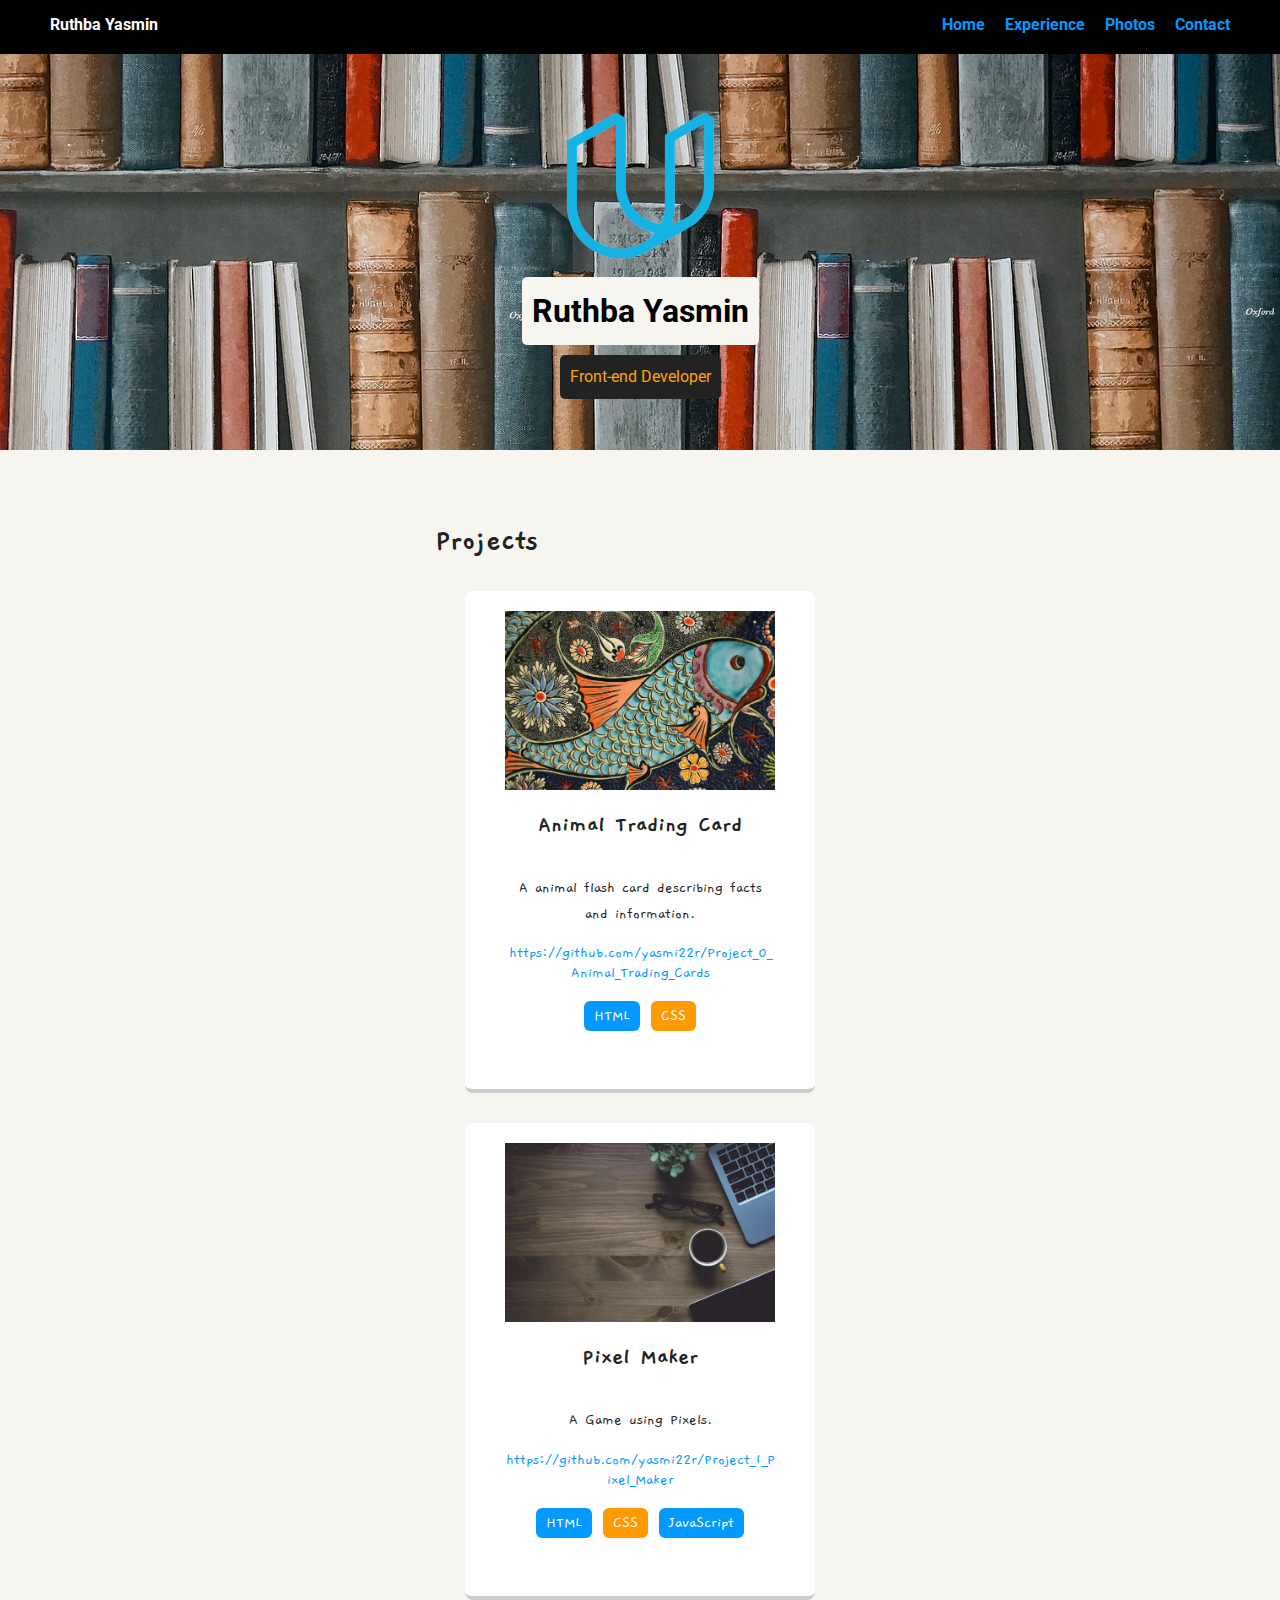
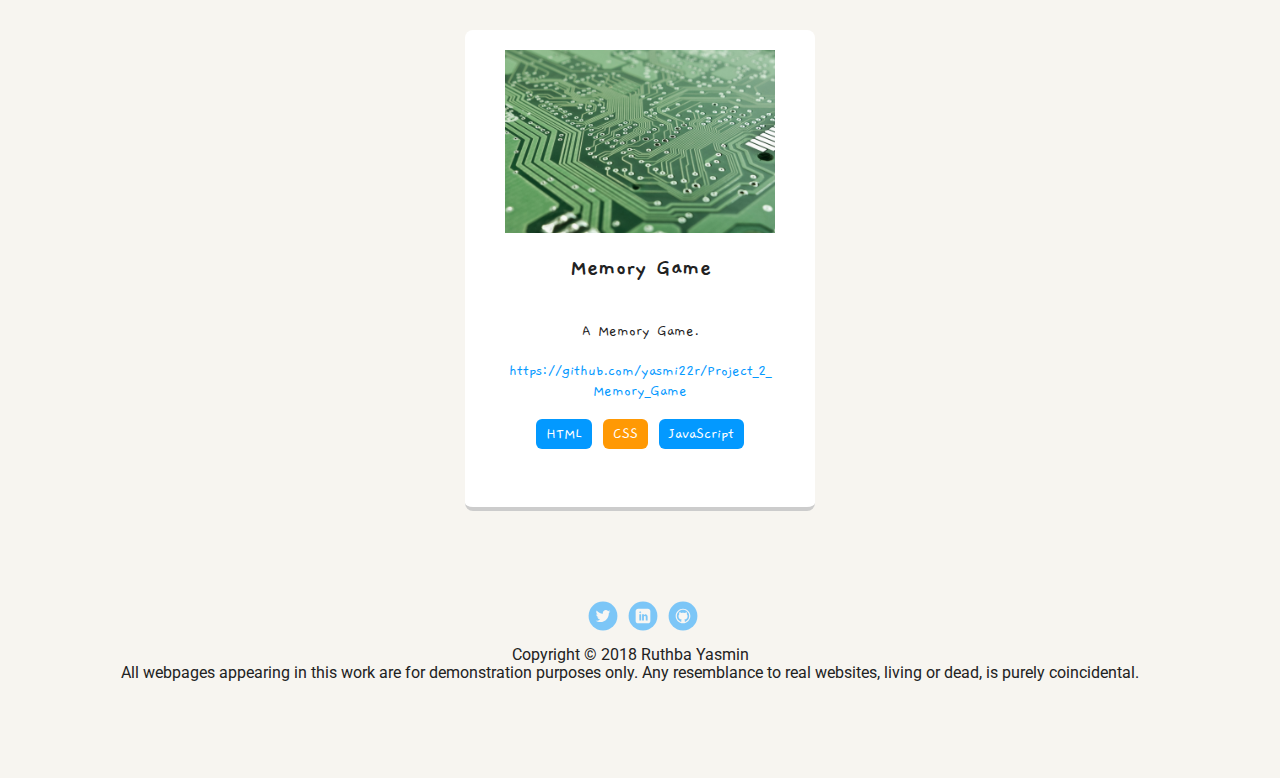
<file: Project_1_Portfolio_Site/index.html>
<!doctype html>
<html lang="en">
<head>
    <meta charset="utf-8">
    <title>Ruthba Yasmin's Profile</title>
    <meta name="viewport" content="width=device-width, initial-scale=1.0">
    <link rel="stylesheet" href="styles.css">
    <!-- <link rel="stylesheet" href="https://maxcdn.bootstrapcdn.com/bootstrap/3.3.7/css/bootstrap.min.css" integrity="sha384-BVYiiSIFeK1dGmJRAkycuHAHRg32OmUcww7on3RYdg4Va+PmSTsz/K68vbdEjh4u" crossorigin="anonymous"> -->
    <link href="https://fonts.googleapis.com/css?family=Muli%7CRoboto:400,300,500,700,900" rel="stylesheet">
    <link href="https://fonts.googleapis.com/css?family=Gaegu:700" rel="stylesheet">
</head>
<body>
    <div class="main-nav">
        <ul class="nav">
            <li class="name">Ruthba Yasmin</li>
            <li><a href="#">Home</a></li>
            <li><a href="#">Experience</a></li>
            <li><a href="#">Photos</a></li>
            <li><a href="#">Contact</a></li>
        </ul>
    </div>
    <header>
        <!-- photo credit: udacity.com -->
        <img src="images/udacity-logo.png" alt="Portfolio Logo" class="logo">
        <h1 class="tag name">Ruthba Yasmin</h1>
        <p class="tag title">Front-end Developer</p>
    </header>
    <!-- photo credit: pixabay.com -->
    <main class="container">
      <div class="projects">
          <h1 class="content-header">Projects</h1>
          <div class="card">
              <img srcset="images/fish/fish_640.jpg 640w, images/fish/fish_1280.jpg 1280w, images/fish/fish_1920.jpg 1920w" sizes="100vw" src="images/fish/fish_640.jpg" alt="Animal Trading Card Image" class="responsive-images">
              <!-- <img src="images/fish.jpg" alt="Animal Trading Card Image" class="responsive-images"> -->
              <h2>Animal Trading Card</h2>
              <p>A animal flash card describing facts and information.</p>
              <a href="https://github.com/yasmi22r/Udacity_Nanodegree_Program/tree/master/Project_0_Animal_Trading_Cards"
              target="_blank" class="link">https://github.com/yasmi22r/Project_0_Animal_Trading_Cards</a>
              <ul class="skills">
                  <li>HTML</li>
                  <li>CSS</li>
              </ul>
          </div>
          <div class="card">
              <img srcset="images/notebook/notebook_640.jpg 640w, images/notebook/notebook_1280.jpg 1280w, images/notebook/notebook_1920.jpg 1920w" sizes="100vw" src="images/notebook/notebook_640.jpg" alt="Pixel Maker Image" class="responsive-images">
              <!-- <img src="images/notebook/notebook_640.jpg" alt="Pixel Maker Image" class="responsive-images"> -->
              <h2>Pixel Maker</h2>
              <p>A Game using Pixels.</p>
              <a href="#" target="_blank" class="link">https://github.com/yasmi22r/Project_1_Pixel_Maker</a>
              <ul class="skills">
                  <li>HTML</li>
                  <li>CSS</li>
                  <li>JavaScript</li>
              </ul>
          </div>
          <div class="card">
              <img srcset="images/pcboard/board_640.jpg 640w, images/pcboard/board_1280.jpg 1280w, images/pcboard/board_1920.jpg 1920w" sizes="100vw" src="images/pcboard/board_640.jpg" alt="Memory Game Image" class="responsive-images">
              <!-- <img src="images/nobody.jpg" alt="Memory Game Image" class="responsive-images"> -->
              <h2>Memory Game</h2>
              <p>A Memory Game.</p>
              <a href="#" target="_blank" class="link">https://github.com/yasmi22r/Project_2_Memory_Game</a>
              <ul class="skills">
                  <li>HTML</li>
                  <li>CSS</li>
                  <li>JavaScript</li>
              </ul>
          </div>
      </div>
    </main>
    <footer>
      <ul>
        <li><a href="#" class="social twitter">Twitter</a></li>
        <li><a href="#" class="social linkedin">LinkedIn</a></li>
        <li><a href="https://github.com/yasmi22r" class="social github">Github</a></li>
      </ul>
      <p class="copyright">Copyright &copy; 2018 Ruthba Yasmin
        <br>All webpages appearing in this work are for demonstration purposes only. Any resemblance to real websites, living or dead, is purely coincidental.
      </p>
    </footer>
  </body>
</html>
</file>
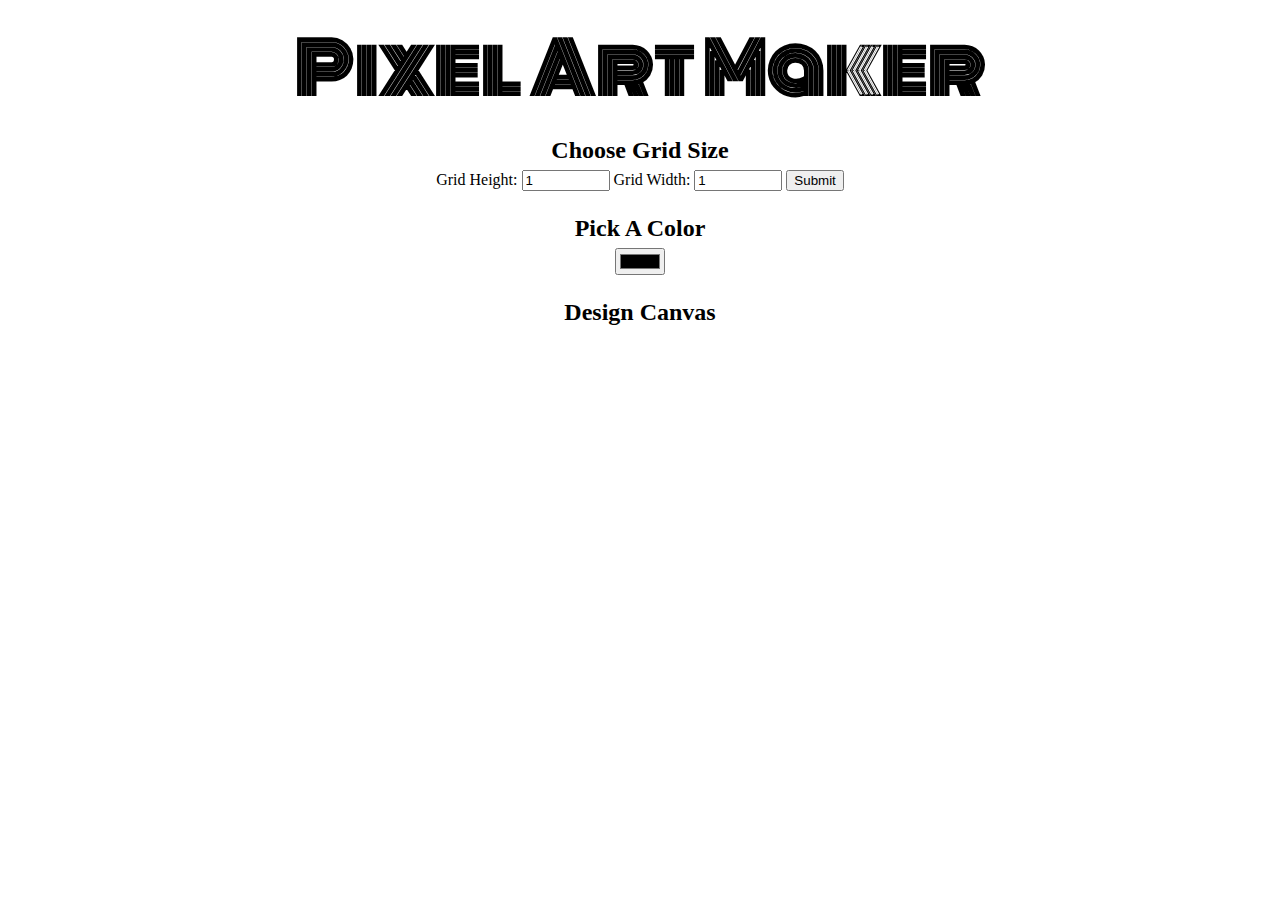
<file: Project_2_Pixel_Art_Maker_Master/index.html>
<!DOCTYPE html>
<html>
<head>
    <title>Pixel Art Maker!</title>
    <link rel="stylesheet" href="https://fonts.googleapis.com/css?family=Monoton">
    <link rel="stylesheet" href="styles.css">
</head>
<body>
    <h1>Pixel Art Maker</h1>

    <h2>Choose Grid Size</h2>
    <form id="sizePicker">
        Grid Height:
        <input type="number" id="inputHeight" name="height" min="1" value="1">
        Grid Width:
        <input type="number" id="inputWidth" name="width" min="1" value="1">
        <input type="submit">
    </form>

    <h2>Pick A Color</h2>
    <input type="color" id="colorPicker">

    <h2>Design Canvas</h2>
    <table id="pixelCanvas"></table>

    <script src="designs.js"></script>
</body>
</html>
</file>
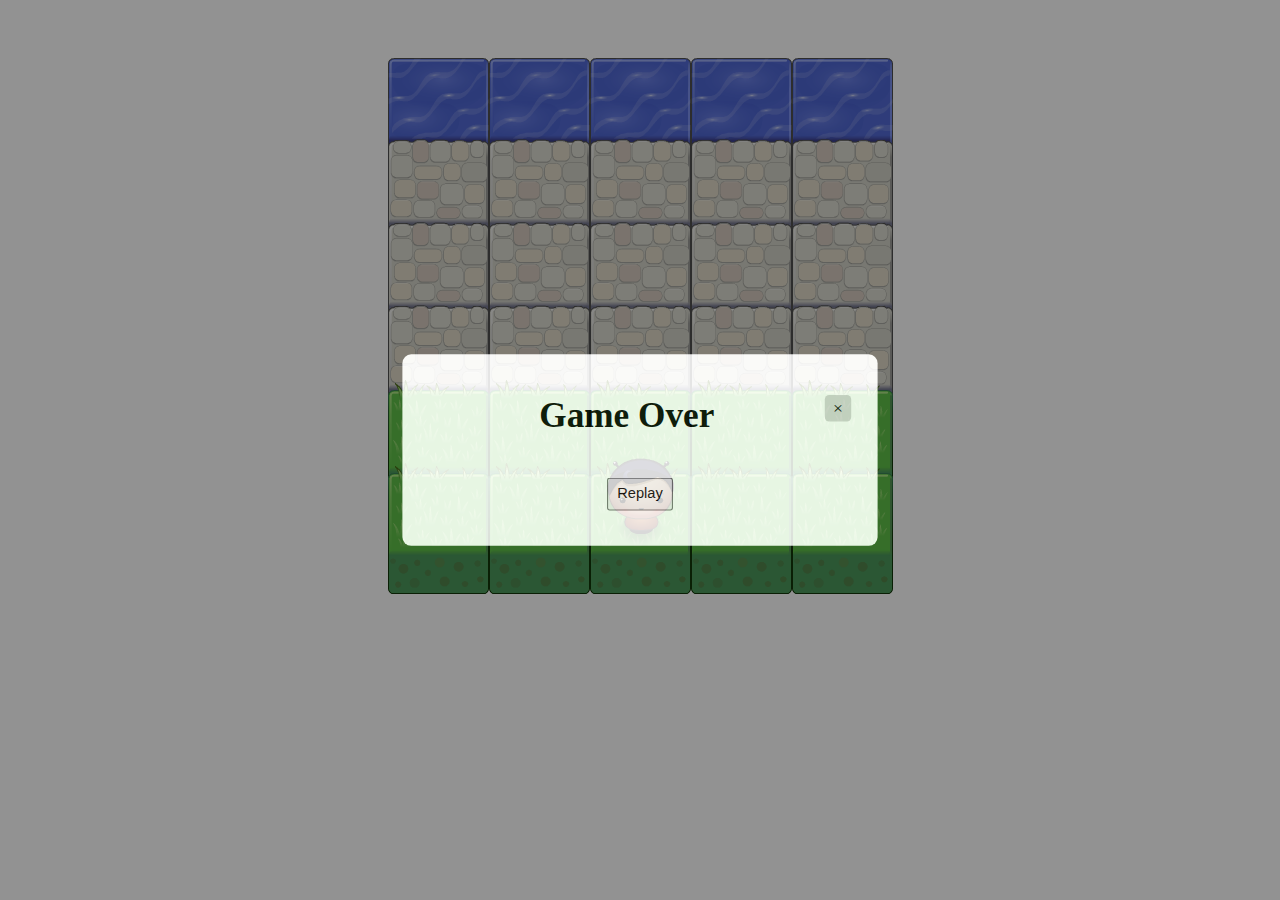
<file: Project_4_Arcade_Game/frontend-nanodegree-arcade-game-master/index.html>
<!DOCTYPE html>
<html>
<head>
  <meta charset="UTF-8">
  <title>Effective JavaScript: Frogger</title>
  <link rel="stylesheet" href="css/style.css">
</head>
<div class='modal_bg hide'>
  <div class="modal_content">
    <div class="modal_heading">
      <span class="modal_close">&times;</span>
      <h1 class='modal_title'>Game Over</h1>
      <div class="modal_buttons">
        <button class='modal_button'>Replay</button>
      </div>
    </div>
  </div>
</div>
<body>
<script src="js/resources.js"></script>
<script src="js/app.js"></script>
<script src="js/engine.js"></script>
<script src="js/Hero.js"></script>
</body>
</html>
</file>
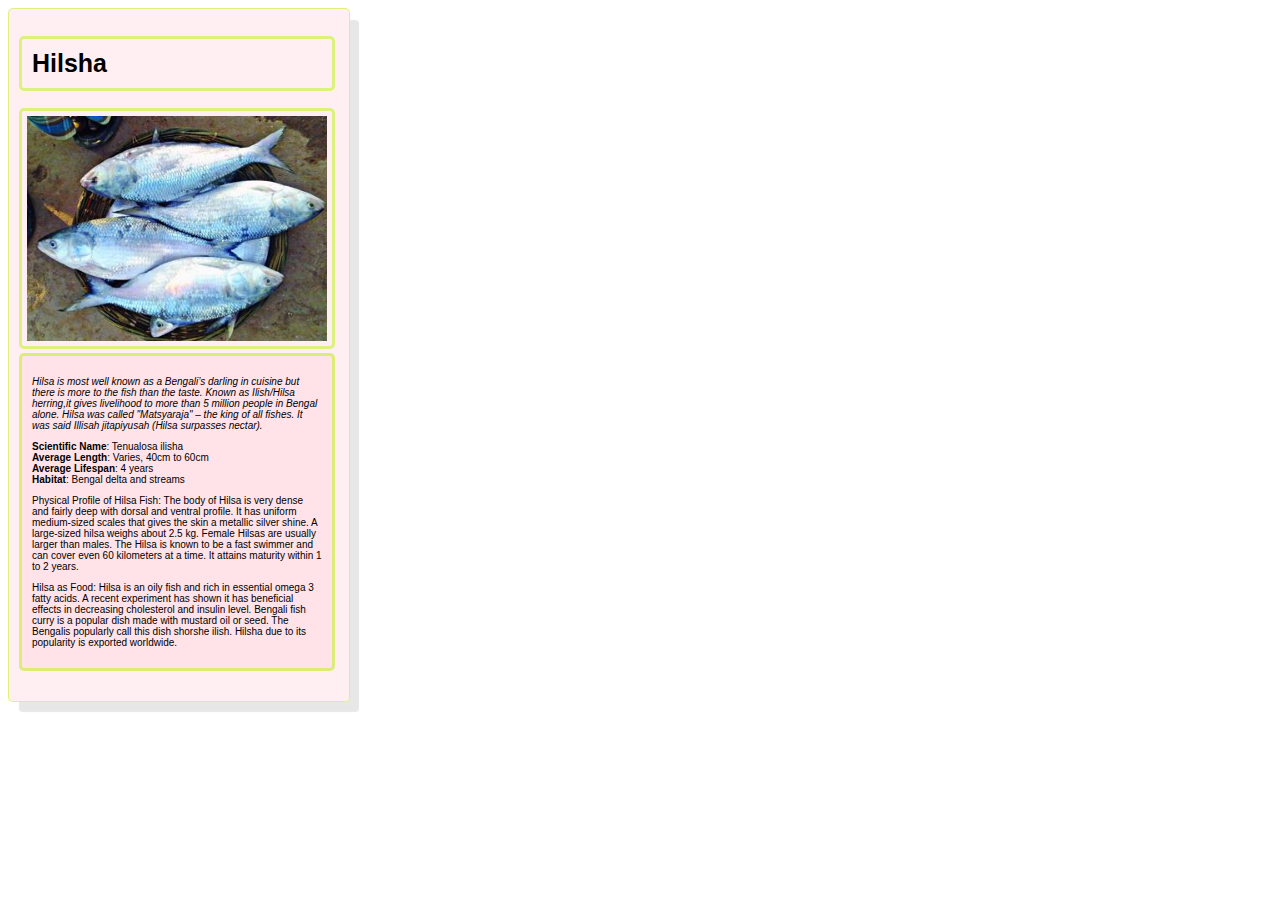
<file: Project_0_Animal_Trading_Cards/card.html>
<!DOCTYPE html>
<html>
<head>
  <meta charset="utf-8">
  <title>Animal Trading Card</title>
  <link rel="stylesheet" type="text/css" href="styles.css">
</head>
<body>
  <div id="container">
    <h1>Hilsha</h1>
    <!-- photo credit: https://cluber.info/ -->
    <img src="elish_maach.png" alt="HilshaFish">
    <div id="card" class="animal-info">
      <p id="interesting-fact">
        Hilsa is most well known as a Bengali’s darling in cuisine but there is more to the fish than the taste. Known as Ilish/Hilsa herring,it gives livelihood to more than 5 million people in Bengal alone. Hilsa was called "Matsyaraja" – the king of all fishes. It was said Illisah jitapiyusah (Hilsa surpasses nectar).
      </p>
      <ul id="facts">
        <li>
          <span>Scientific Name</span>: Tenualosa ilisha
        </li>
        <li>
          <span>Average Length</span>: Varies, 40cm to 60cm
        </li>
        <li>
          <span>Average Lifespan</span>: 4 years
        </li>
        <li>
          <span>Habitat</span>: Bengal delta and streams
        </li>
      </ul>
      <p id="summary">
        Physical Profile of Hilsa Fish: The body of Hilsa is very dense and fairly deep with dorsal and ventral profile. It has uniform medium-sized scales that gives the skin a metallic silver shine. A large-sized hilsa weighs about 2.5 kg. Female Hilsas are usually larger than males. The Hilsa is known to be a fast swimmer and can cover even 60 kilometers at a time. It attains maturity within 1 to 2 years.
      </p>
      <p id="summary">
        Hilsa as Food: Hilsa is an oily fish and rich in essential omega 3 fatty acids. A recent experiment has shown it has beneficial effects in decreasing cholesterol and insulin level. Bengali fish curry is a popular dish made with mustard oil or seed. The Bengalis popularly call this dish shorshe ilish. Hilsha due to its popularity is exported worldwide.
      </p>  
    </div>
  </div>
</body>
</html>
</file>
<file: Project_1_Portfolio_Site/styles.css>
/* Global Layout Set-up */
* {
  box-sizing: border-box;
}

body {
  margin: 0;
  padding: 0;
  text-align: center;
  font-family: 'Roboto', sans-serif;
  color: #222;
  background: #f7f5f0;
}

/* Link Styles */
a {
  text-decoration: none;
  color: #0499ff;
}
a:hover {
  color: #6633ff;
}

.link {
  display: inline-block;
  word-wrap: break-word;
  width: 100%;
}

/* Section Styles */
.responsive-images {
  max-width: 100%;
  align-content: stretch;
}

.main-nav {
  width: 100%;
  background: black;
  min-height: 30px;
  padding: 10px;
  position: absolute;
  text-align: center;
}

.nav {
  display: flex;
  justify-content: space-around;
  font-weight: 700;
  list-style-type: none;
  margin: 0 auto;
  padding: 0;
}

.nav .name {
  display: none;
}

.nav li {
  padding: 5px 10px 10px 10px;
}

.nav a {
  transition: all .5s;
}

.nav a:hover {
  color: white
}

.content-header {
  text-align: left;
}

header {
  text-align: center;
  background: url('images/books.jpg') no-repeat top center;
  background-size: auto;
  overflow: auto;
  padding-top: 60px;
}

header {
  line-height: 1.5;
}

header .logo {
  margin-top: 50px;
  width: 150px;
  height: 150px;
  /* border-radius: 50%;
  border: 3px solid white; */
  transition:  .5s;
}

header .logo:hover {
  transform: scale(1.2) rotate(5deg);
}

.tag {
  background-color: #f7f5f0;
  color: black;
  padding: 10px;
  border-radius: 5px;
  display: table;
  margin: 10px auto;
}

.title {
  background-color: #222;
  color: orange;
}

.card {
  margin: 30px;
  padding: 20px 40px 40px;
  max-width: 350px;
  text-align: center;
  background: #fff;
  border-bottom: 4px solid #ccc;
  border-radius: 8px;
  display: flex;
  flex-direction: column;
  align-items: center;
}

.card:hover {
  border-color: #ff99ff;
}

ul.skills {
  padding: 0;
  text-align: center;
}

.skills li {
  border-radius: 6px;
  display: inline-block;
  background: #ff9904;
  color: white;
  padding: 5px 10px;
  margin: 2px;
}

.skills li:nth-child(odd) {
  background: #0399ff;
}

footer {
  width: 100%;
  min-height: 30px;
  padding: 20px 0 40px 0px;
}

footer .copyright {
  top: -8px;
  margin-right: 20px;
  font-size: .75em;
}

footer ul {
  list-style-type: none;
  margin: 0;
  padding: 0;
}

footer ul li {
  display: inline-block;
}

a.social {
  display: inline-block;
  text-indent: -9999px;
  margin-left: 5px;
  width: 30px;
  height: 30px;
  background-size: 30px 30px;
  opacity: .5;
  transition: all .25s;
}

a.twitter {
  background-image: url(images/twitter.svg);
}

a.linkedin {
  background-image: url(images/linkedin.svg);
}

a.github {
  background-image: url(images/github.svg);
}

a.social:hover {
  opacity: 1;
}

.clearfix {
  clear: both;
}

/* Styles for larger screens */
@media screen and (min-width: 720px) {
  .container {
      display: flex;
      max-width: 100%;
      justify-content: space-around;
      margin: 0 auto;
      font-family: 'Gaegu', cursive;
  }

  header {
    min-height: 450px;
  }

  .nav {
    max-width: 1200px;
  }

  .nav .name {
    display: block;
    margin-right: auto;
    color: white;
  }

  main {
    padding-top: 50px;
  }

  main p {
    line-height: 1.6em;
  }

  footer {
    font-size: 1.3em;
    max-width: 1200px;
    margin: 40px auto;
  }
}

@media screen and (max-width: 720px) {
  .container {
      display: flex;
      max-width: 100%;
      justify-content: flex-start;
      margin: 0 auto;
  }

  .content-header {
    text-align: center;
  }

  main {
    padding-top: 50px;
  }

}
</file>
<file: Project_2_Pixel_Art_Maker_Master/styles.css>
body {
    text-align: center;
}

h1 {
    font-family: Monoton;
    font-size: 70px;
    margin: 0.2em;
}

h2 {
    margin: 1em 0 0.25em;
}

h2:first-of-type {
    margin-top: 0.5em;
}

table,
tr,
td {
    border: 1px solid black;
}

table {
    border-collapse: collapse;
    margin: 0 auto;
}

tr {
    height: 20px;
}

td {
    width: 20px;
}

input[type=number] {
    width: 6em;
}
</file>
<file: Project_4_Arcade_Game/frontend-nanodegree-arcade-game-master/css/style.css>
body {
  text-align: center;
}

.modal_bg {
  position: fixed;
  top: 0;
  left: 0;
  height: 100%;
  width: 100%;
  background: rgba(0,0,0,0.5);
  opacity: 0.85;
  /* visibility: hidden; */
  transform: scale(1.1);
  transition: visibility 0s linear 0.25s, opacity 0.25s 0s, transform 0.25s;
}

.modal_content {
  position: absolute;
  width: 24rem;
  padding: 1rem 1.5rem;
  border-radius: 0.5rem;
  /* height: 400px; */
  top: 50%;
  left: 50%;
  background: #ffffff;
  transform: translate(-50%, -50%);
}

.modal_close {
  float: right;
  width: 1.5rem;
  line-height: 1.5rem;
  text-align: center;
  cursor: pointer;
  border-radius: 0.25rem;
  background-color: lightgray;
}

.modal_close:hover {
  background-color: lightgray;
}

.modal_buttons {
  display: flex;
  justify-content: space-around;
  padding: 1rem;
}

.modal_button {
  width: 60px;
  height: 30px;
}

.hide {
  display: none;
}

/* .modal_heading {
  display: inline-block;
  justify-content: space-between;
  align-items: center;
  padding: 0 1.5rem;
  border-bottom: 1px solid gray;
} */

/* .modal_bg (
position: absolute;
top: 0;
left: 0;
height: 100%;
width: 100%;
background: rgba(0,0,0,0.438);
) */

/* .modal_content {
position: relative;
width: 400px;
//height: 400px;
top: 50%;
left: 50%;
background: #ffffff;
transform: translate(-50%, -70%);
} */

/* .modal_close {
font-weight: bold;
font-size: 2rem;
} */

/* .modal_close {
  display: flex;
  justify-content: space-around;
  padding: 0.5rem;
} */
</file>
<file: Project_0_Animal_Trading_Cards/styles.css>
#interesting-fact{
  font-style: italic;
}

#facts {
  text-align: inherit;
  list-style-type: none;
  padding-left: 0px;
}

#container {
    background: rgba(255,192,203, 0.25);
    border: 1px solid rgba(185,245,10, 0.5);
  	border-radius: 5px;
    font-family: "Charcoal", sans-serif;
   	padding: 10px;
    width: 320px;
/*     box-shadow: 5px 5px rgba(230, 230, 230, 0.9); */
  -moz-box-shadow: 10px 11px 1px -1px rgba(128,128,128,0.19);
  box-shadow: 10px 11px 1px -1px rgba(128,128,128,0.19);
  -webkit-box-shadow: 10px 11px 1px -1px rgba(128,128,128,0.19);
}

#card {
  background: rgba(255,192,203, 0.25);
  border: 3px solid rgba(185,245,10, 0.5);
  width: 290px;
  border-radius: 5px;
  padding: 10px;
  font-family: inherit;
}

.animal-info {
  margin-bottom: 20px;
  font-size: 10px;
  font-family: inherit;
}

span{
  font-weight: bold;
}

li {
  text-align: left;
}

h1 {
  border: 3px solid rgba(185,245,10, 0.5);
  width: 290px;
  border-radius: 5px;
  padding: 10px;
  font-size: 25px;
  font-weight: 600; 
  text-align: left;
}

img {
  border: 3px solid rgba(185,245,10, 0.5);
  max-width: 300px;
  border-radius: 5px;
  padding: 5px;
  height: auto;
}
</file>
